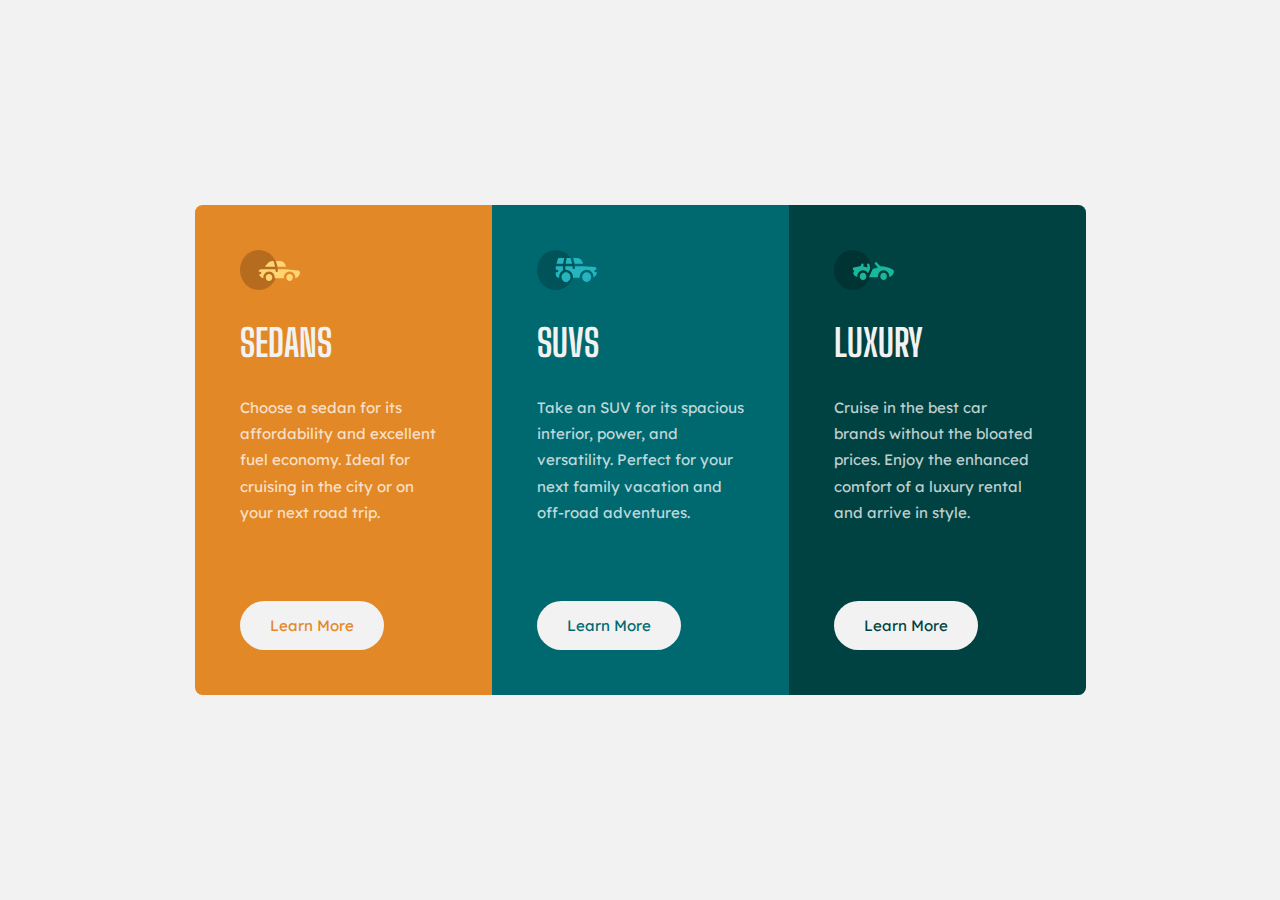
<file: 3-column-preview-card-component/index.html>
<!DOCTYPE html>
<html lang="en">

<head>
  <meta charset="UTF-8">
  <meta name="viewport" content="width=device-width, initial-scale=1.0">

  <link rel="icon" type="image/png" sizes="32x32" href="./images/favicon-32x32.png">
  <link rel="stylesheet" href="./style.css">
  <link rel="preconnect" href="https://fonts.googleapis.com">
  <link rel="preconnect" href="https://fonts.gstatic.com" crossorigin>
  <link href="https://fonts.googleapis.com/css2?family=Big+Shoulders+Display:wght@700&family=Lexend+Deca&display=swap"
    rel="stylesheet">

  <title>Frontend Mentor | 3-column preview card component</title>
</head>

<body>
  <main>
    <section class="sedans">
      <img src="./images/icon-sedans.svg" alt="">
      <h1>Sedans</h1>
      <p>
        Choose a sedan for its affordability and excellent fuel economy. Ideal for cruising in the city
        or on your next road trip.
      </p>
      <a href="#">Learn More</a>
    </section>

    <section class="suvs">
      <img src="./images/icon-suvs.svg" alt="">
      <h1>SUVs</h1>
      <p>
        Take an SUV for its spacious interior, power, and versatility. Perfect for your next family vacation
        and off-road adventures.
      </p>
      <a href="#">Learn More</a>
    </section>

    <section class="luxury">
      <img src="./images/icon-luxury.svg" alt="">
      <h1>Luxury</h1>
      <p>
        Cruise in the best car brands without the bloated prices. Enjoy the enhanced comfort of a luxury
        rental and arrive in style.
      </p>
      <a href="#">Learn More</a>
    </section>
  </main>
</body>

</html>
</file>
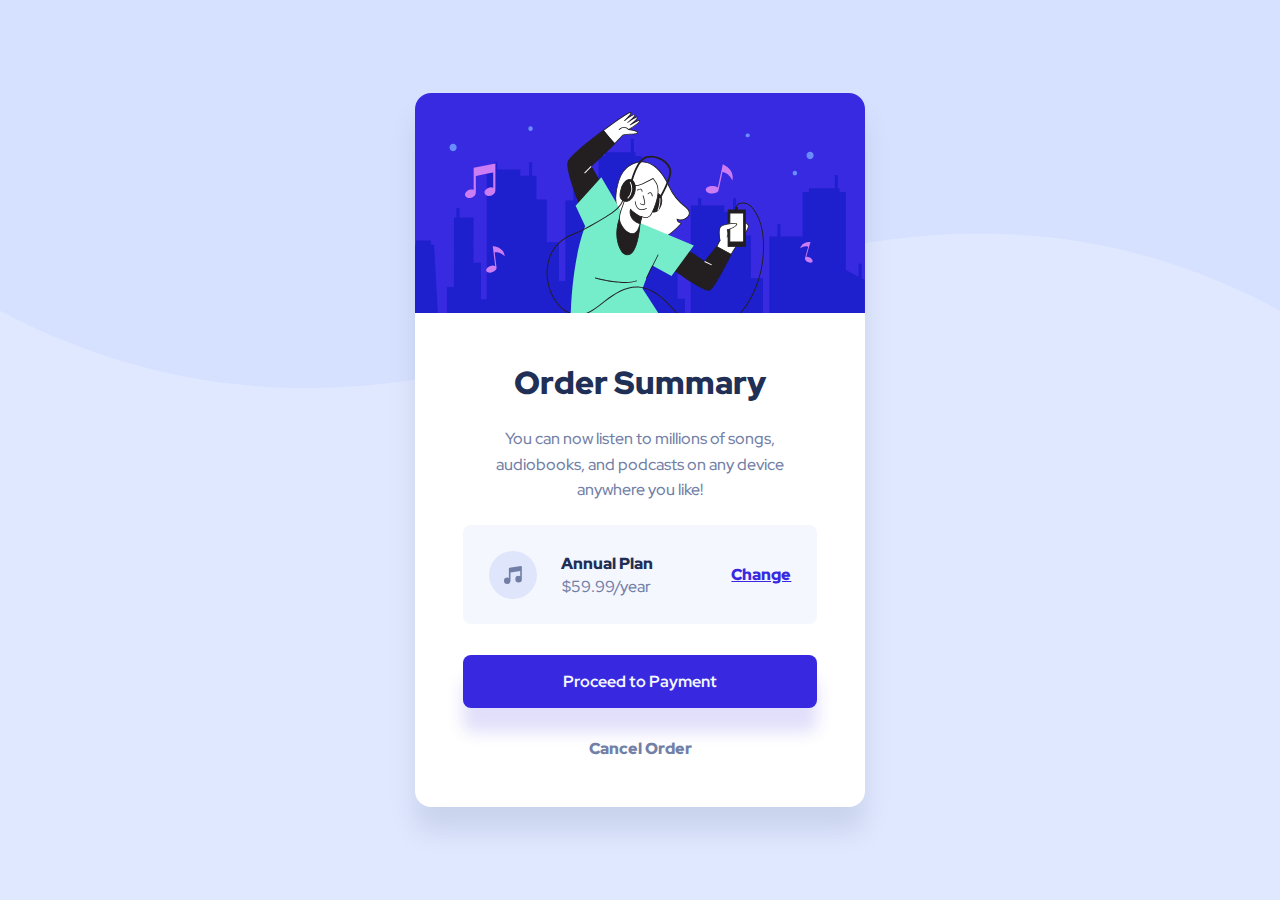
<file: order-summary-component/index.html>
<!DOCTYPE html>
<html lang="en">

<head>
  <meta charset="UTF-8">
  <meta name="viewport" content="width=device-width, initial-scale=1.0">

  <link rel="icon" type="image/png" sizes="32x32" href="./images/favicon-32x32.png">
  <link rel="stylesheet" href="./style.css">
  <link rel="preconnect" href="https://fonts.googleapis.com">
  <link rel="preconnect" href="https://fonts.gstatic.com" crossorigin>
  <link href="https://fonts.googleapis.com/css2?family=Red+Hat+Display:ital,wght@0,300..900;1,300..900&display=swap"
    rel="stylesheet">

  <title>Frontend Mentor | Order summary card</title>
</head>

<body>
  <main>
    <img src="./images/illustration-hero.svg" alt="person dancing with headphones illustration" class="hero-image">

    <section class="card-content">
      <h1>Order Summary</h1>
      <p>You can now listen to millions of songs, audiobooks, and podcasts on any device anywhere you like!</p>
      <section class="annual-plan">
        <div class="container-with-icon">
          <img src="./images/icon-music.svg" alt="music icon" class="music-icon">
          <div class="container-plan-text">
            <h2>Annual Plan</h2>
            <h3>$59.99/year</h3>
          </div>
        </div>
        <a href="#" class="change-button">Change</a>
      </section>
      <a href="#" class="payment-button">Proceed to Payment</a>
      <a href="#" class="cancel-button">Cancel Order</a>
    </section>
  </main>
</body>

</html>
</file>
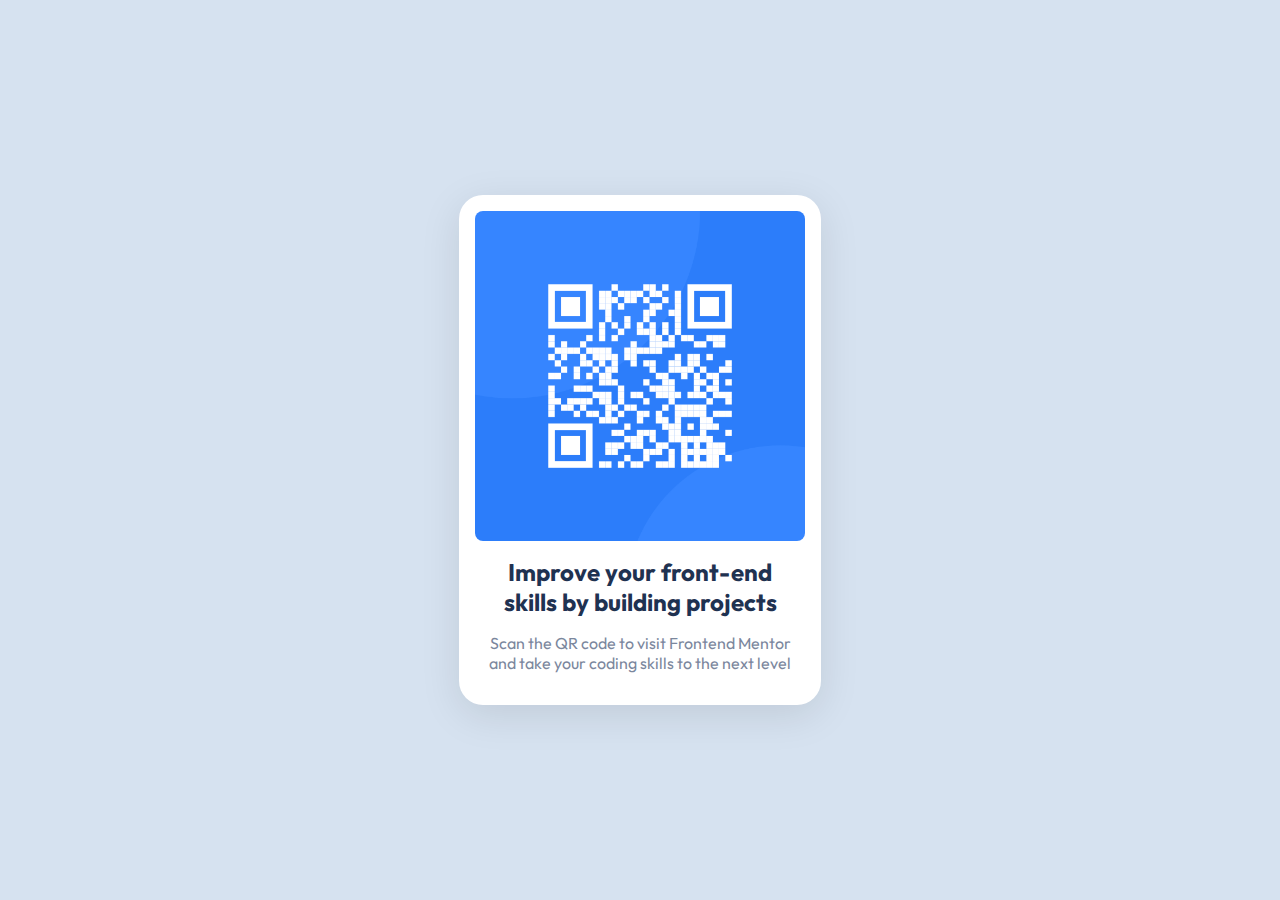
<file: qr-code-component/index.html>
<!DOCTYPE html>
<html lang="en">

<head>
  <meta charset="UTF-8">
  <meta name="viewport" content="width=device-width, initial-scale=1.0">

  <link rel="icon" type="image/png" sizes="32x32" href="./images/favicon-32x32.png">
  <link rel="stylesheet" href="./style.css">
  <link rel="preconnect" href="https://fonts.googleapis.com">
  <link rel="preconnect" href="https://fonts.gstatic.com" crossorigin>
  <link href="https://fonts.googleapis.com/css2?family=Outfit:wght@100..900&display=swap" rel="stylesheet">

  <title>Frontend Mentor | QR code component</title>
</head>

<body>
  <main>
    <img src="./images/image-qr-code.png" alt="QR Code">
    <section>
      <h1>Improve your front-end skills by building projects</h1>
      <p>Scan the QR code to visit Frontend Mentor and take your coding skills to the next level</p>
    </section>
  </main>
</body>

</html>
</file>
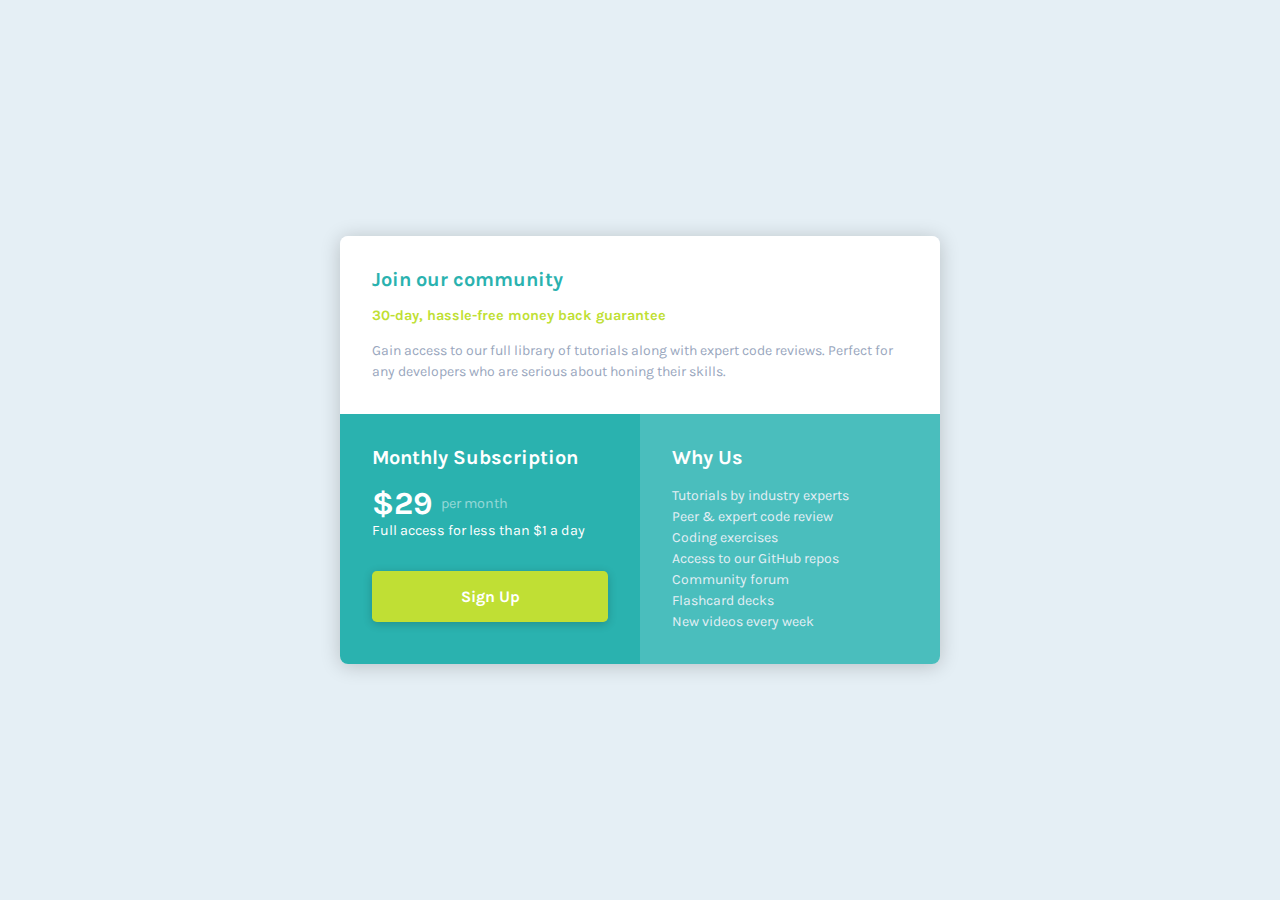
<file: single-price-grid-component/index.html>
<!DOCTYPE html>
<html lang="en">

<head>
  <meta charset="UTF-8">
  <meta name="viewport" content="width=device-width, initial-scale=1.0">

  <link rel="icon" type="image/png" sizes="32x32" href="./images/favicon-32x32.png">
  <link rel="stylesheet" href="./style.css">
  <link rel="preconnect" href="https://fonts.googleapis.com">
  <link rel="preconnect" href="https://fonts.gstatic.com" crossorigin>
  <link href="https://fonts.googleapis.com/css2?family=Karla:ital,wght@0,200..800;1,200..800&display=swap"
    rel="stylesheet">

  <title>Frontend Mentor | Single Price Grid Component</title>
</head>

<body>
  <main>
    <section class="join">
      <h1>Join our community</h1>
      <h2>30-day, hassle-free money back guarantee</h2>
      <p>Gain access to our full library of tutorials along with expert code reviews.
        Perfect for any developers who are serious about honing their skills.</p>
    </section>

    <section class="monthly">
      <h1>Monthly Subscription</h1>
      <div>
        <h2 class="faded"><span>&dollar;29</span>per month</h2>
        <h2>Full access for less than &dollar;1 a day</h2>
      </div>
      <a href="#">Sign Up</a>
    </section>

    <section class="why">
      <h1>Why Us</h1>
      <ul>
        <li>Tutorials by industry experts</li>
        <li>Peer &amp; expert code review</li>
        <li>Coding exercises</li>
        <li>Access to our GitHub repos</li>
        <li>Community forum</li>
        <li>Flashcard decks</li>
        <li>New videos every week</li>
      </ul>

    </section>
  </main>
</body>

</html>
</file>
<file: 3-column-preview-card-component/style.css>
* {
  box-sizing: border-box;
  margin: 0;
  padding: 0;
}

:root {
  --very-light-grey: hsl(0, 0%, 95%);
  --transparent-white: hsla(0, 0%, 100%, 0.75);
  --bright-orange: hsl(31, 77%, 52%);
  --dark-cyan: hsl(184, 100%, 22%);
  --very-dark-cyan: hsl(179, 100%, 13%);
}

body,
a {
  background-color: var(--very-light-grey);
}

p,
a {
  font-family: "Lexend Deca", sans-serif;
  font-weight: 400;
}

h1 {
  color: var(--very-light-grey);
  font-family: "Big Shoulders Display", sans-serif;
  font-weight: 700;
  text-transform: uppercase;
  font-size: 2.5em;
}

p {
  color: var(--transparent-white);
  line-height: 1.75;
  max-width: 25ch;
}

html {
  font-size: 15px;
}

body {
  min-height: 100vh;
  display: flex;
  justify-content: center;
  align-items: center;
  padding: 2rem;
}

main {
  border-radius: 0.5rem;
  overflow: hidden;
}

section {
  padding: 3rem;
  display: flex;
  flex-direction: column;
  gap: 2rem;
}

img {
  height: 40px;
  width: 60px;
}

.sedans {
  background-color: var(--bright-orange);
  --background-color: var(--bright-orange);
}

.suvs {
  background-color: var(--dark-cyan);
  --background-color: var(--dark-cyan);
}

.luxury {
  background-color: var(--very-dark-cyan);
  --background-color: var(--very-dark-cyan);
}

.sedans a,
.suvs a,
.luxury a {
  text-decoration: none;
  color: var(--background-color);
  padding: 1rem 2rem;
  border-radius: 2rem;
  width: fit-content;
}

.sedans a:hover,
.suvs a:hover,
.luxury a:hover {
  color: var(--very-light-grey);
  outline: 2px solid var(--very-light-grey);
  background-color: inherit;
}

@media (width > 768px) {
  main {
    display: flex;
  }
  p {
    max-width: 23ch;
    padding-bottom: 3rem;
  }
}
</file>
<file: order-summary-component/style.css>
* {
  margin: 0;
  padding: 0;
  box-sizing: border-box;
  font-family: "Red Hat Display", sans-serif;
  text-decoration: none;
}

:root {
  --pale-blue: hsl(225, 100%, 94%);
  --bright-blue: hsl(245, 75%, 52%);
  --very-pale-blue: hsl(225, 100%, 98%);
  --desaturated-blue: hsl(224, 23%, 55%);
  --dark-blue: hsl(223, 47%, 23%);
}

body {
  min-height: 100svh;
  display: flex;
  justify-content: center;
  align-items: center;
  background-image: url(./images/pattern-background-mobile.svg);
  background-repeat: no-repeat;
  background-size: 100%;
  background-color: var(--pale-blue);
  padding: 1rem;
}

main {
  background-color: white;
  border-radius: 1rem;
  overflow: hidden;
  box-shadow: 0 1.5rem 1.5rem 0 hsl(224, 23%, 55%, 20%);
}

.hero-image {
  max-width: 100%;
  display: block;
}

.card-content {
  display: flex;
  flex-direction: column;
  gap: 1.4rem;
  padding: 2rem 1.5rem;
  text-align: center;
}

/* Typography */

h1,
h2,
.cancel-button:hover {
  color: var(--dark-blue);
}

p,
h3,
.cancel-button {
  color: var(--desaturated-blue);
}

p,
.annual-plan h3 {
  font-weight: 500;
}

.payment-button {
  font-weight: 700;
}

h1,
.annual-plan h2,
.change-button,
.cancel-button {
  font-weight: 900;
}

.annual-plan h2,
.annual-plan h3,
.change-button {
  font-size: 1rem;
}

/* ... */

p {
  max-width: 25ch;
  margin: auto;
  line-height: 1.6;
}

.annual-plan {
  background-color: var(--very-pale-blue);
  display: flex;
  justify-content: space-between;
  align-items: center;
  padding: 1rem;
  border-radius: 0.5rem;
}

.container-with-icon {
  display: flex;
  gap: 1.5rem;
}

.container-plan-text {
  display: flex;
  flex-direction: column;
  justify-content: space-evenly;
}

.change-button {
  text-decoration: underline;
  color: var(--bright-blue);
}

.change-button:hover {
  color: #766cf1;
  text-decoration: none;
}

.payment-button {
  background-color: var(--bright-blue);
  color: var(--very-pale-blue);
  padding: 1rem 0;
  border-radius: 0.5rem;
  box-shadow: 0 1.5rem 1rem 0 hsl(245, 75%, 52%, 15%);
}

.payment-button:hover {
  background-color: #766cf1;
}

@media (width < 350px) {
  .annual-plan,
  .container-with-icon {
    flex-wrap: wrap;
    justify-content: center;
    gap: 1rem;
  }
}

@media (width >= 768px) {
  body {
    background-image: url(./images/pattern-background-desktop.svg);
  }

  .card-content {
    padding: 3rem;
  }

  p {
    max-width: 30ch;
  }

  .annual-plan {
    padding: 1.6rem;
  }

  .payment-button {
    margin: 0.5rem 0;
  }
}
</file>
<file: qr-code-component/style.css>
body,
h1,
h2,
h3,
h4,
h5,
h6,
p {
  margin: 0;
  padding: 0;
  box-sizing: border-box;
}

html {
  height: 100%;
}

body,
main,
section {
  display: flex;
  flex-direction: column;
}

body {
  background-color: hsl(212, 45%, 89%);
  height: 100%;
  font-family: "Outfit", sans-serif;
  justify-content: center;
  align-items: center;
  padding: 1rem;
}

main {
  background-color: hsl(0, 0%, 100%);
  padding: 1rem;
  border-radius: 1.5rem;
  text-align: center;
  box-shadow: 0px 10px 40px rgba(0, 0, 0, 0.1);
  max-width: 30ch;
}

img {
  border-radius: 0.5rem;
  max-width: 100%;
}

section {
  gap: 1rem;
  padding: 1rem 0.5rem;
}

h1 {
  color: hsl(218, 44%, 22%);
  font-size: 1.5rem;
}

p {
  color: hsl(220, 15%, 55%);
}
</file>
<file: single-price-grid-component/style.css>
* {
  box-sizing: border-box;
  margin: 0;
  padding: 0;
}

:root {
  --cyan: hsl(179, 62%, 43%);
  --bright-yellow: hsl(71, 73%, 54%);
  --light-gray: hsl(204, 43%, 93%);
  --grayish-blue: hsl(218, 22%, 67%);
  --light-cyan: rgba(74, 190, 189, 255);
}

a {
  background-color: var(--bright-yellow);
  text-decoration: none;
  color: white;
  padding: 1rem;
  margin-top: 1rem;
  text-align: center;
  border-radius: 0.3rem;
  font-weight: 700;
  box-shadow: 0px 2px 10px 0px rgba(0, 0, 0, 0.2);
  transition: all 0.3s;
}

a:hover {
  background-color: hsl(0, 0%, 100%);
  color: hsl(71, 73%, 54%);
}

body {
  font-family: "Karla", sans-serif;
  background-color: var(--light-gray);
  min-height: 100vh;
  display: flex;
  justify-content: center;
  align-items: center;
  padding: 2rem;
}

h1 {
  font-size: 1.25rem;
}

h2 {
  font-size: 0.9rem;
  font-weight: 400;
}

li {
  list-style-type: none;
  color: var(--light-gray);
}

li,
p {
  font-size: 0.875rem;
  line-height: 1.5;
}

main {
  overflow: hidden;
  border-radius: 0.5rem;
  box-shadow: 0px 2px 20px 0px rgba(0, 0, 0, 0.2);
  max-width: 60ch;
}

section {
  padding: 1.5rem;
  display: flex;
  flex-direction: column;
  gap: 1rem;
}

span {
  font-size: 2rem;
  font-weight: 700;
  color: white;
}

.join {
  background-color: white;
}

.join h1 {
  color: var(--cyan);
}

.join h2 {
  color: var(--bright-yellow);
  font-weight: 700;
}

.join p {
  color: var(--grayish-blue);
}

.monthly {
  background-color: var(--cyan);
  color: white;
}

.monthly h2 {
  display: flex;
  align-items: center;
  gap: 0.5rem;
}

.monthly .faded {
  color: hsla(0, 0%, 100%, 0.5);
}

.why {
  background-color: var(--light-cyan);
  color: white;
}

@media (width > 555px) {
  main {
    display: grid;
    grid-template-columns: 1fr 1fr;
  }

  .join {
    grid-column: span 2;
  }

  section {
    padding: 2rem;
  }
}
</file>
